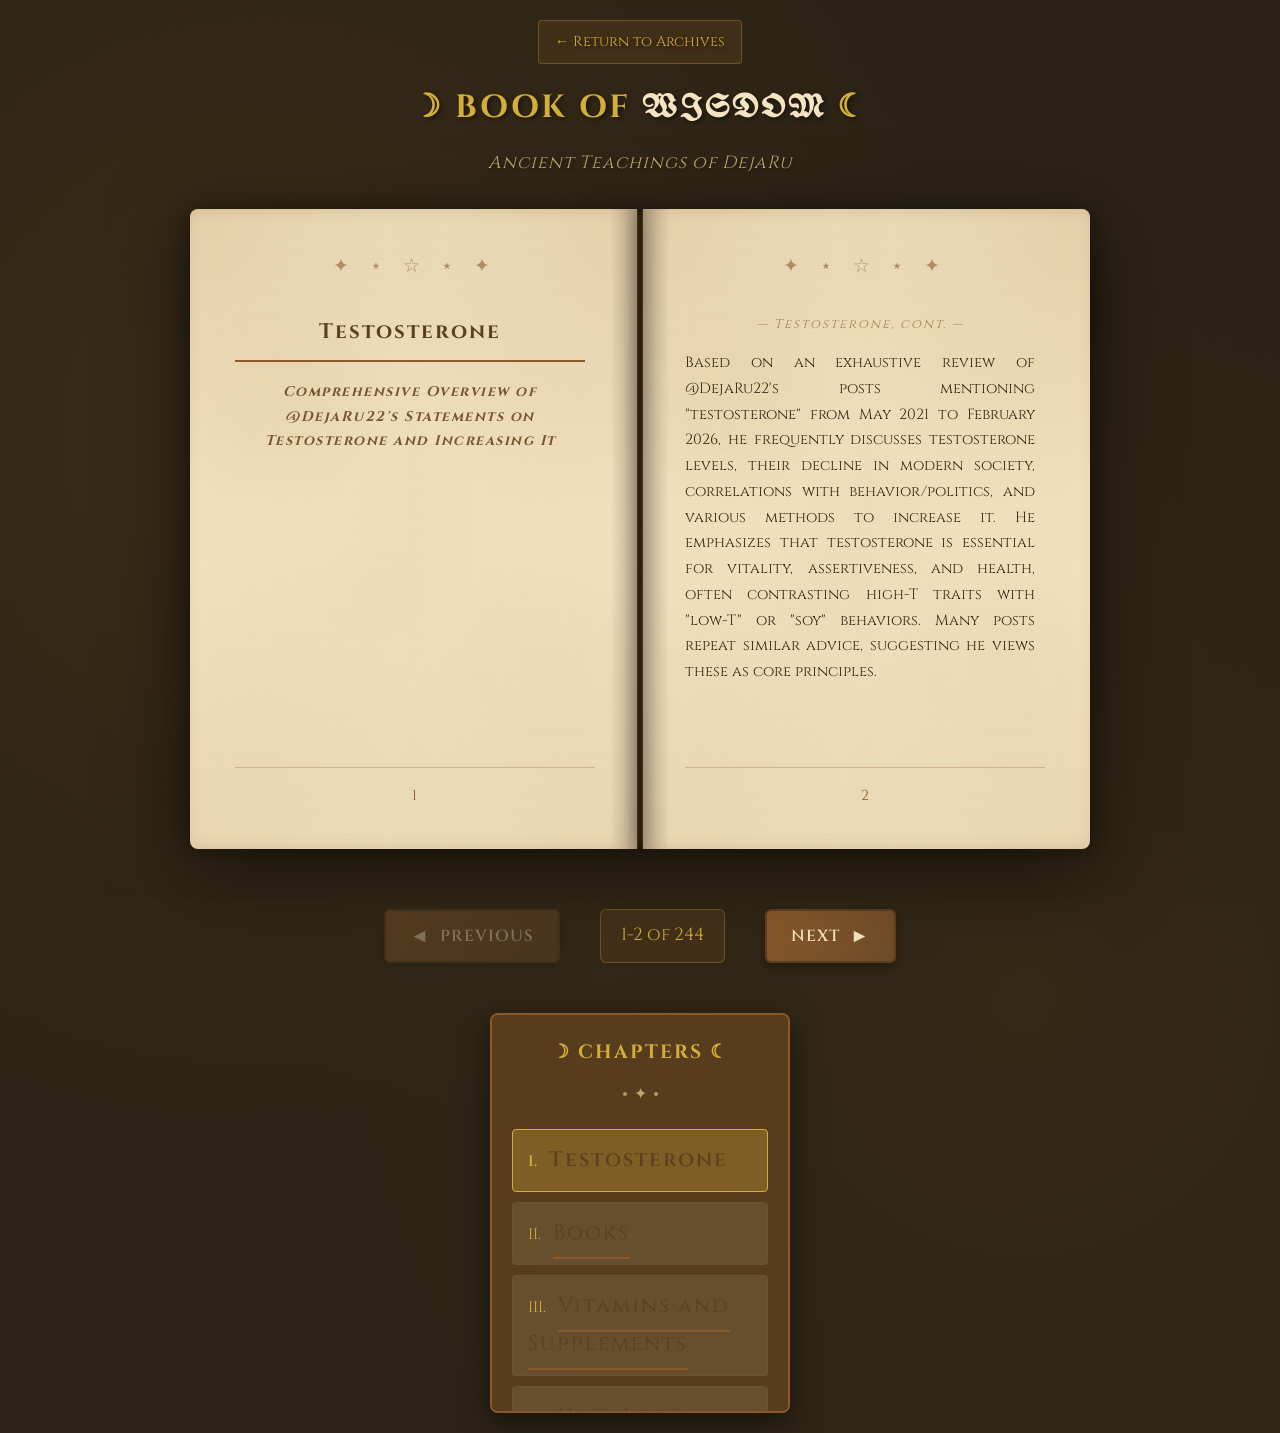
<file: book.html>
<!DOCTYPE html>
<html lang="en">
<head>
    <meta charset="UTF-8">
    <meta name="viewport" content="width=device-width, initial-scale=1.0">
    <title>Book of Wisdom 𓂀 DejaRu Archives</title>
    <link rel="manifest" href="manifest.json">
    <meta name="theme-color" content="#9400D3">
    <link rel="stylesheet" href="book.css">
    <link rel="preconnect" href="https://fonts.googleapis.com">
    <link rel="preconnect" href="https://fonts.gstatic.com" crossorigin>
    <link rel="preload" href="https://fonts.googleapis.com/css2?family=Cinzel:wght@400;600;700&family=IM+Fell+English:ital@0;1&family=UnifrakturMaguntia&display=swap" as="style">
    <link href="https://fonts.googleapis.com/css2?family=Cinzel:wght@400;600;700&family=IM+Fell+English:ital@0;1&family=UnifrakturMaguntia&display=swap" rel="stylesheet">
</head>
<body>
    <a href="#bookWrapper" class="skip-link">Skip to book content</a>
    <div class="book-container">
        <!-- Navigation Header -->
        <header class="book-header">
            <a href="index.html" class="back-link" aria-label="Return to the main archives">← Return to Archives</a>
            <h1 class="book-title">☽ BOOK OF <span class="ancient-text">WISDOM</span> ☾</h1>
            <div class="subtitle">Ancient Teachings of DejaRu</div>
        </header>

        <!-- Book Interface -->
        <div class="book-wrapper" id="bookWrapper">
            <div class="book" id="book">
                <!-- Left Page -->
                <div class="page page-left" id="pageLeft">
                    <div class="page-content">
                        <div class="page-header">
                            <div class="decorative-border-top" aria-hidden="true">✦ ⋆ ☆ ⋆ ✦</div>
                        </div>
                        <div class="page-body" id="leftPageBody">
                            <!-- Content will be injected here -->
                        </div>
                        <div class="page-footer">
                            <div class="page-number" id="leftPageNumber"></div>
                        </div>
                    </div>
                    <div class="page-shadow"></div>
                </div>

                <!-- Right Page -->
                <div class="page page-right" id="pageRight">
                    <div class="page-content">
                        <div class="page-header">
                            <div class="decorative-border-top" aria-hidden="true">✦ ⋆ ☆ ⋆ ✦</div>
                        </div>
                        <div class="page-body" id="rightPageBody">
                            <!-- Content will be injected here -->
                        </div>
                        <div class="page-footer">
                            <div class="page-number" id="rightPageNumber"></div>
                        </div>
                    </div>
                    <div class="page-shadow"></div>
                </div>

                <!-- Book Spine -->
                <div class="book-spine"></div>
            </div>

            <!-- Page Turn Controls -->
            <div class="controls">
                <button class="control-btn prev-btn" id="prevBtn" title="Previous Page" aria-label="Go to previous page">
                    <span class="arrow" aria-hidden="true">◄</span>
                    <span class="btn-text">Previous</span>
                </button>
                
                <div class="page-indicator">
                    <span id="currentPageSpan">1-2</span> of <span id="totalPagesSpan">0</span>
                </div>

                <button class="control-btn next-btn" id="nextBtn" title="Next Page" aria-label="Go to next page">
                    <span class="btn-text">Next</span>
                    <span class="arrow" aria-hidden="true">►</span>
                </button>
            </div>
        </div>

        <!-- Chapter Selection -->
        <aside class="chapter-sidebar" id="chapterSidebar">
            <div class="sidebar-header">
                <h3>☽ CHAPTERS ☾</h3>
                <div class="lotus-divider">⋆ ✦ ⋆</div>
            </div>
            <div class="chapter-list" id="chapterList">
                <!-- Chapters will be loaded here -->
            </div>
        </aside>

        <!-- Loading State -->
        <div class="loading-message" id="loadingMessage">
            <div class="ancient-symbol">☽◯☾</div>
            <p>Loading Sacred Texts...</p>
        </div>

        <!-- Empty State -->
        <div class="empty-message" id="emptyMessage" style="display: none;">
            <div class="ancient-symbol">✦</div>
            <p>No wisdom has been recorded yet.</p>
            <a href="index.html" class="create-link">Create your first inculcation →</a>
        </div>
    </div>

    <script src="book.js"></script>
    <script>
      if ('serviceWorker' in navigator) {
        navigator.serviceWorker.register('/sw.js').catch(() => {});
      }
    </script>
</body>
</html>
</file>
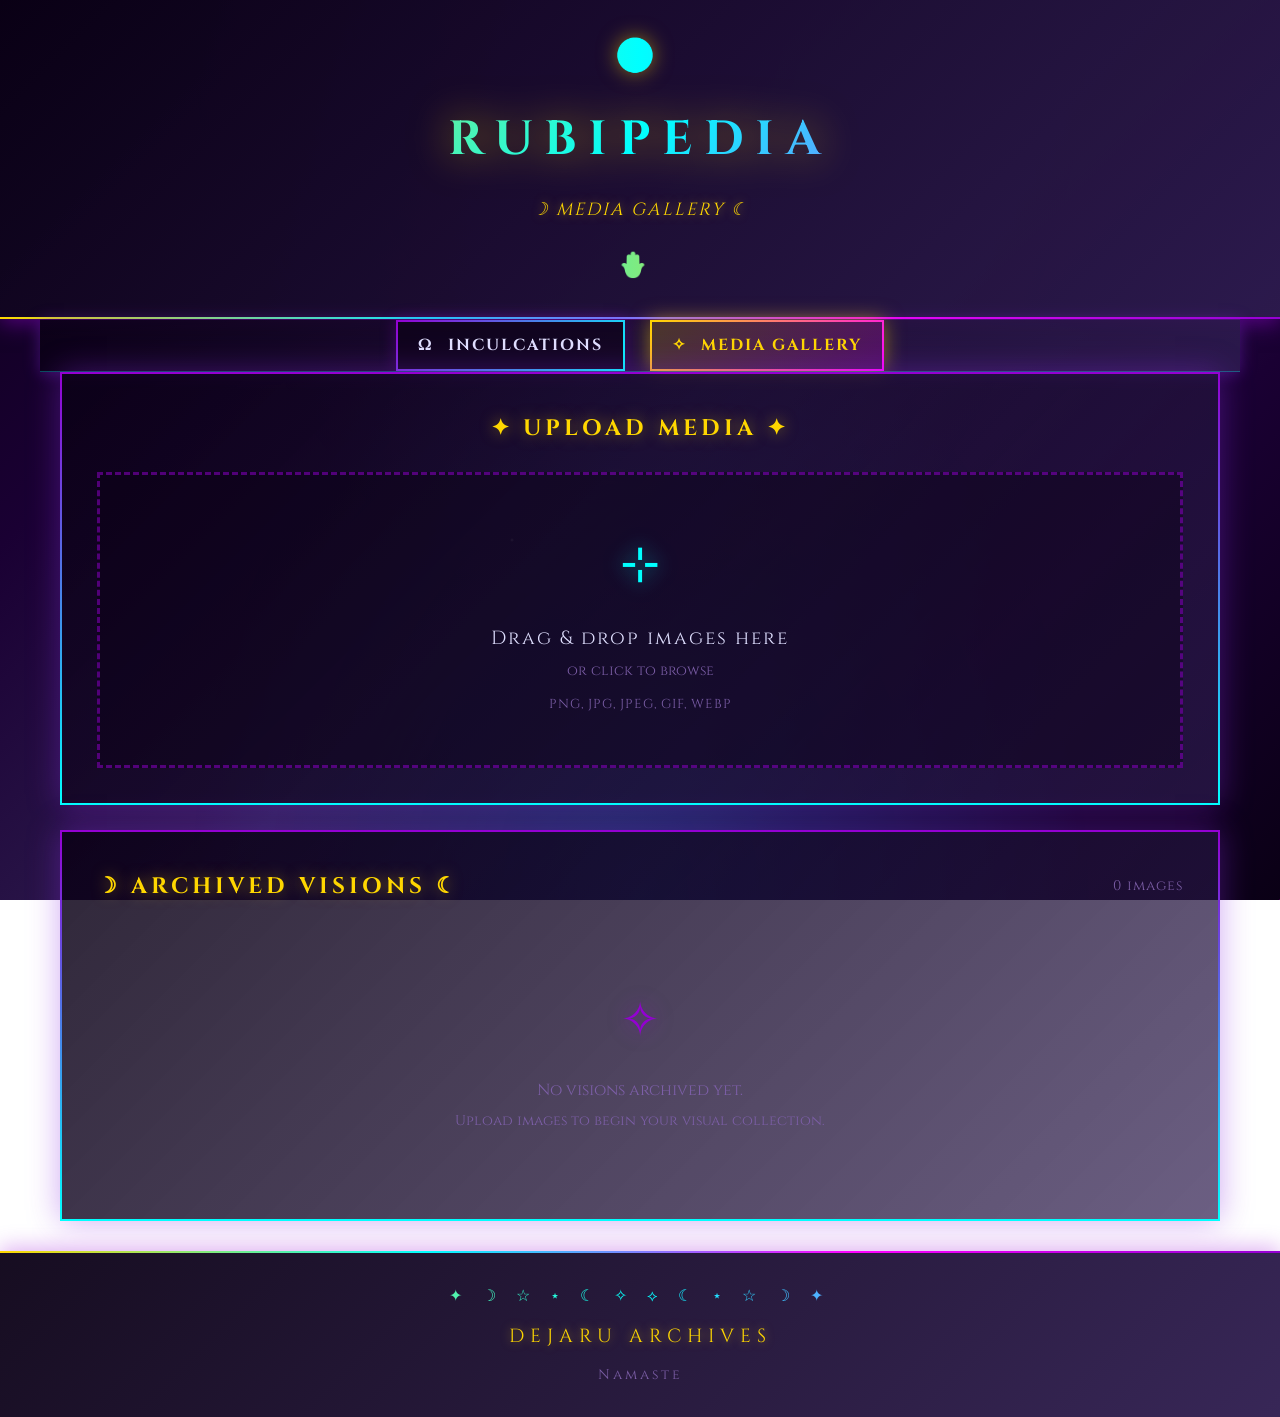
<file: media.html>
<!DOCTYPE html>
<html lang="en">
<head>
    <meta charset="UTF-8">
    <meta name="viewport" content="width=device-width, initial-scale=1.0">
    <title>Media Gallery 𓂀 Rubipedia</title>
    <link rel="manifest" href="manifest.json">
    <meta name="theme-color" content="#9400D3">
    <link rel="stylesheet" href="media.css">
    <link rel="preconnect" href="https://fonts.googleapis.com">
    <link rel="preconnect" href="https://fonts.gstatic.com" crossorigin>
    <link href="https://fonts.googleapis.com/css2?family=Cinzel:wght@400;600;700&family=Montserrat:wght@400;700;900&family=Playfair+Display:ital,wght@0,400;0,700;1,400&display=swap" rel="stylesheet">
</head>
<body>
    <header>
        <div class="container">
            <div class="mask-symbol">🌕</div>
            <h1 class="site-title">RUBIPEDIA</h1>
            <p class="tagline">☽ MEDIA GALLERY ☾</p>
            <div class="lotus-divider">🪬</div>
        </div>
    </header>

    <nav class="container" aria-label="Main navigation">
        <div class="nav-links">
            <a href="index.html" aria-label="Return to Archives"><span class="icon" aria-hidden="true">Ω</span> Inculcations</a>
            <a href="media.html" class="active" aria-label="Media Gallery"><span class="icon" aria-hidden="true">✧</span> Media Gallery</a>
        </div>
    </nav>

    <main class="container" id="mainContent">
        <!-- Upload Section -->
        <div class="upload-section">
            <h2 class="section-title">✦ UPLOAD MEDIA ✦</h2>
            <div class="upload-area" id="uploadArea">
                <div class="upload-icon">⊹</div>
                <p class="upload-text">Drag & drop images here</p>
                <p class="upload-subtext">or click to browse</p>
                <p class="upload-formats">PNG, JPG, JPEG, GIF, WEBP</p>
                <input type="file" id="fileInput" accept="image/png,image/jpeg,image/jpg,image/gif,image/webp" multiple hidden>
            </div>
        </div>

        <!-- Gallery Section -->
        <div class="gallery-section">
            <div class="gallery-header">
                <h2 class="section-title">☽ ARCHIVED VISIONS ☾</h2>
                <span class="image-count" id="imageCount">0 images</span>
            </div>
            <div class="gallery-grid" id="galleryGrid">
                <!-- Images will be dynamically inserted here -->
            </div>
            <div class="gallery-empty" id="galleryEmpty">
                <p class="empty-icon">✧</p>
                <p>No visions archived yet.</p>
                <p class="empty-sub">Upload images to begin your visual collection.</p>
            </div>
        </div>
    </main>

    <!-- Lightbox -->
    <div class="lightbox" id="lightbox" style="display: none;">
        <div class="lightbox-overlay" id="lightboxOverlay"></div>
        <div class="lightbox-content">
            <button class="lightbox-close" id="lightboxClose" title="Close">✕</button>
            <button class="lightbox-nav lightbox-prev" id="lightboxPrev" title="Previous">‹</button>
            <img class="lightbox-image" id="lightboxImage" alt="Full size image">
            <button class="lightbox-nav lightbox-next" id="lightboxNext" title="Next">›</button>
            <div class="lightbox-info">
                <span class="lightbox-name" id="lightboxName"></span>
                <button class="lightbox-delete" id="lightboxDelete" title="Delete image">🗑 Delete</button>
            </div>
        </div>
    </div>

    <footer>
        <div class="container">
            <div class="footer-symbols">✦ ☽ ☆ ⋆ ☾ ✧ ⟡ ☾ ⋆ ☆ ☽ ✦</div>
            <p class="footer-main">DEJARU ARCHIVES</p>
            <p class="footer-credit">Namaste</p>
        </div>
    </footer>

    <script src="media.js"></script>
</body>
</html>
</file>
<file: book.css>
/* CSS Custom Properties for Book */
:root {
    --book-gold: #d4af37;
    --book-brown: #8b5a2b;
    --book-dark-brown: #5c4020;
    --book-parchment: #f4e4c1;
    --book-text: #3a2817;
    --book-mid-brown: #6d4c29;
    --book-muted-gold: #bfa76f;
    --book-bg: #2c2416;
}

* {
    margin: 0;
    padding: 0;
    box-sizing: border-box;
}

html {
    scroll-behavior: smooth;
}

body {
    font-family: 'IM Fell English', 'Cinzel', serif;
    background: var(--book-bg);
    background-image: 
        radial-gradient(circle at 20% 30%, rgba(92, 64, 32, 0.3) 0%, transparent 50%),
        radial-gradient(circle at 80% 70%, rgba(70, 50, 25, 0.3) 0%, transparent 50%);
    color: var(--book-text);
    line-height: 1.8;
    min-height: 100vh;
    display: flex;
    justify-content: center;
    align-items: center;
    padding: 20px;
    position: relative;
    overflow-x: hidden;
}

/* Ancient Texture Overlay */
body::before {
    content: '';
    position: fixed;
    top: 0;
    left: 0;
    width: 100%;
    height: 100%;
    background-image: 
        repeating-linear-gradient(0deg, 
            rgba(0, 0, 0, 0.03) 0px, 
            transparent 1px, 
            transparent 2px, 
            rgba(0, 0, 0, 0.03) 3px),
        repeating-linear-gradient(90deg, 
            rgba(0, 0, 0, 0.03) 0px, 
            transparent 1px, 
            transparent 2px, 
            rgba(0, 0, 0, 0.03) 3px);
    pointer-events: none;
    opacity: 0.4;
    z-index: 0;
}

.book-container {
    position: relative;
    z-index: 1;
    width: 100%;
    max-width: 1400px;
    display: flex;
    flex-direction: column;
    align-items: center;
}

/* Header */
.book-header {
    text-align: center;
    margin-bottom: 30px;
    color: var(--book-gold);
    text-shadow: 2px 2px 4px rgba(0, 0, 0, 0.5);
}

.back-link {
    display: inline-block;
    color: var(--book-gold);
    text-decoration: none;
    font-size: 0.9rem;
    margin-bottom: 15px;
    padding: 8px 16px;
    background: rgba(92, 64, 32, 0.4);
    border-radius: 4px;
    border: 1px solid rgba(212, 175, 55, 0.3);
    transition: all 0.3s ease;
}

.back-link:hover {
    background: rgba(92, 64, 32, 0.6);
    border-color: rgba(212, 175, 55, 0.6);
    transform: translateX(-5px);
}

.book-title {
    font-family: 'Cinzel', serif;
    font-size: 2rem;
    font-weight: 700;
    letter-spacing: 3px;
    margin-bottom: 10px;
    color: var(--book-gold);
    text-transform: uppercase;
}

.ancient-text {
    font-family: 'UnifrakturMaguntia', cursive;
    color: var(--book-parchment);
}

.subtitle {
    font-style: italic;
    font-size: 1.1rem;
    color: #bfa76f;
    letter-spacing: 1px;
}

/* Book Wrapper */
.book-wrapper {
    position: relative;
    width: 100%;
    max-width: 900px;
    margin: 0 auto;
    perspective: 2000px;
}

/* The Book */
.book {
    display: flex;
    position: relative;
    width: 100%;
    min-height: 640px;
    max-height: 800px;
    margin: 0 auto;
    filter: drop-shadow(0 20px 40px rgba(0, 0, 0, 0.5));
    transition: transform 0.3s ease;
}

/* Book Spine */
.book-spine {
    position: absolute;
    left: 50%;
    top: 0;
    bottom: 0;
    width: 6px;
    background: linear-gradient(to right, 
        rgba(90, 60, 30, 0.8) 0%,
        rgba(60, 40, 20, 1) 50%,
        rgba(90, 60, 30, 0.8) 100%);
    transform: translateX(-50%);
    box-shadow: 
        inset 0 0 10px rgba(0, 0, 0, 0.7),
        0 0 20px rgba(0, 0, 0, 0.5);
    z-index: 10;
}

/* Individual Pages */
.page {
    flex: 1;
    position: relative;
    background: #f4e4c1;
    background-image: 
        linear-gradient(90deg, transparent 0%, rgba(0,0,0,0.03) 50%, transparent 100%),
        repeating-linear-gradient(0deg, 
            rgba(139, 90, 43, 0.02) 0px, 
            transparent 1px, 
            transparent 4px, 
            rgba(139, 90, 43, 0.02) 5px);
    padding: 40px 45px;
    box-shadow: inset 0 0 30px rgba(139, 90, 43, 0.1);
    overflow: hidden;
}

/* Parchment Paper Texture */
.page::before {
    content: '';
    position: absolute;
    top: 0;
    left: 0;
    right: 0;
    bottom: 0;
    background-image: 
        radial-gradient(circle at 20% 30%, rgba(139, 90, 43, 0.03) 0%, transparent 20%),
        radial-gradient(circle at 80% 70%, rgba(139, 90, 43, 0.02) 0%, transparent 20%),
        radial-gradient(circle at 40% 60%, rgba(139, 90, 43, 0.02) 0%, transparent 15%);
    pointer-events: none;
    opacity: 0.6;
}

/* Paper Aging Effect */
.page::after {
    content: '';
    position: absolute;
    top: 0;
    left: 0;
    right: 0;
    bottom: 0;
    background: 
        radial-gradient(ellipse at 0% 0%, rgba(139, 90, 43, 0.15) 0%, transparent 40%),
        radial-gradient(ellipse at 100% 0%, rgba(139, 90, 43, 0.15) 0%, transparent 40%),
        radial-gradient(ellipse at 0% 100%, rgba(139, 90, 43, 0.1) 0%, transparent 40%),
        radial-gradient(ellipse at 100% 100%, rgba(139, 90, 43, 0.1) 0%, transparent 40%);
    pointer-events: none;
}

.page-left {
    border-right: none;
    border-radius: 8px 0 0 8px;
    box-shadow: 
        inset -5px 0 15px rgba(139, 90, 43, 0.2),
        -5px 0 20px rgba(0, 0, 0, 0.3);
}

.page-right {
    border-left: none;
    border-radius: 0 8px 8px 0;
    box-shadow: 
        inset 5px 0 15px rgba(139, 90, 43, 0.2),
        5px 0 20px rgba(0, 0, 0, 0.3);
}

/* Page Shadow Effect */
.page-shadow {
    position: absolute;
    top: 0;
    bottom: 0;
    width: 30px;
    pointer-events: none;
    z-index: 5;
}

.page-left .page-shadow {
    right: 0;
    background: linear-gradient(to right, 
        transparent 0%, 
        rgba(0, 0, 0, 0.1) 50%, 
        rgba(0, 0, 0, 0.2) 100%);
}

.page-right .page-shadow {
    left: 0;
    background: linear-gradient(to left, 
        transparent 0%, 
        rgba(0, 0, 0, 0.1) 50%, 
        rgba(0, 0, 0, 0.2) 100%);
}

/* Page Content */
.page-content {
    position: relative;
    z-index: 2;
    height: 100%;
    display: flex;
    flex-direction: column;
}

.page-header {
    text-align: center;
    margin-bottom: 30px;
}

.decorative-border-top {
    color: #8b5a2b;
    font-size: 1.2rem;
    letter-spacing: 8px;
    opacity: 0.6;
}

.page-body {
    flex: 1;
    overflow: hidden;
    padding-right: 10px;
    color: #3a2817;
    font-size: 0.92rem;
    line-height: 1.75;
    text-align: justify;
}

/* Custom Scrollbar */
.page-body::-webkit-scrollbar {
    width: 8px;
}

.page-body::-webkit-scrollbar-track {
    background: rgba(139, 90, 43, 0.1);
    border-radius: 4px;
}

.page-body::-webkit-scrollbar-thumb {
    background: rgba(139, 90, 43, 0.4);
    border-radius: 4px;
}

.page-body::-webkit-scrollbar-thumb:hover {
    background: rgba(139, 90, 43, 0.6);
}

/* Firefox scrollbar */
.page-body {
    scrollbar-color: rgba(139, 90, 43, 0.4) rgba(139, 90, 43, 0.1);
    scrollbar-width: thin;
}

/* Content Styling */
.page-body h1,
.page-body h2,
.page-body h3,
.page-body h4 {
    font-family: 'Cinzel', serif;
    color: #5c4020;
    margin-top: 16px;
    margin-bottom: 10px;
    text-align: center;
    letter-spacing: 1.5px;
}

.page-body h2 {
    font-size: 1.05rem;
    border-bottom: 1px solid rgba(139, 90, 43, 0.35);
    padding-bottom: 5px;
    margin-bottom: 12px;
}

.page-body h3 {
    font-size: 0.95rem;
    color: #6d4c29;
}

.page-body h4 {
    font-size: 0.88rem;
    color: #7a5530;
    font-style: italic;
}

.page-body p {
    margin-bottom: 10px;
    text-indent: 2em;
}

.page-body p:first-of-type {
    text-indent: 0;
}

/* Drop cap only on the first paragraph of a chapter's opening page */
.page-body.first-chapter-page p:first-of-type::first-letter {
    font-size: 3em;
    font-family: 'UnifrakturMaguntia', cursive;
    float: left;
    line-height: 0.8;
    margin: 5px 8px 0 0;
    color: #8b5a2b;
}

.page-body ul,
.page-body ol {
    margin: 8px 0 8px 24px;
}

.page-body li {
    margin-bottom: 4px;
}

.page-body strong {
    color: #5c4020;
    font-weight: 600;
}

.page-body em {
    color: #6d4c29;
}

.page-body blockquote {
    border-left: 3px solid #8b5a2b;
    margin: 12px 0;
    padding: 10px 16px;
    background: rgba(139, 90, 43, 0.05);
    font-style: italic;
}

/* Chapter title (first page of chapter) */
.chapter-title {
    font-family: 'Cinzel', serif !important;
    font-size: 1.3rem !important;
    text-align: center !important;
    color: #5c4020 !important;
    letter-spacing: 2px !important;
    border-bottom: 2px solid #8b5a2b !important;
    padding-bottom: 10px !important;
    margin-bottom: 18px !important;
    margin-top: 0 !important;
}

/* Continuation header (non-first pages of a chapter) */
.chapter-continuation {
    font-family: 'Cinzel', serif;
    font-size: 0.8rem;
    color: #8b5a2b;
    text-align: center;
    letter-spacing: 2px;
    opacity: 0.7;
    margin-bottom: 14px;
    font-style: italic;
}

/* Decorative divider replacing --- */
.page-divider {
    text-align: center;
    color: #8b5a2b;
    font-size: 0.85rem;
    letter-spacing: 6px;
    opacity: 0.55;
    margin: 10px 0;
}

/* End of book marker */
.end-of-book {
    text-align: center !important;
    color: #8b5a2b !important;
    font-style: italic !important;
    font-family: 'Cinzel', serif !important;
    font-size: 1rem !important;
    margin-top: 45% !important;
    text-indent: 0 !important;
}

/* Tables */
.table-container {
    overflow-x: auto;
    margin: 10px 0;
}

.wisdom-table {
    width: 100%;
    border-collapse: collapse;
    font-size: 0.8rem;
    line-height: 1.5;
}

.wisdom-table th {
    background: rgba(139, 90, 43, 0.15);
    color: #5c4020;
    font-family: 'Cinzel', serif;
    font-size: 0.75rem;
    font-weight: 600;
    padding: 5px 7px;
    border: 1px solid rgba(139, 90, 43, 0.25);
    text-align: left;
    letter-spacing: 0.5px;
}

.wisdom-table td {
    padding: 4px 7px;
    border: 1px solid rgba(139, 90, 43, 0.2);
    color: #3a2817;
    vertical-align: top;
}

.wisdom-table tr:nth-child(even) td {
    background: rgba(139, 90, 43, 0.04);
}

/* Page Footer */
.page-footer {
    margin-top: 20px;
    padding-top: 15px;
    border-top: 1px solid rgba(139, 90, 43, 0.3);
    text-align: center;
}

.page-number {
    font-family: 'Cinzel', serif;
    font-size: 0.9rem;
    color: #8b5a2b;
    letter-spacing: 1px;
}

/* Controls */
.controls {
    display: flex;
    justify-content: center;
    align-items: center;
    gap: 40px;
    margin-top: 40px;
    padding: 20px;
}

.control-btn {
    display: flex;
    align-items: center;
    gap: 10px;
    padding: 12px 24px;
    background: linear-gradient(135deg, #8b5a2b 0%, #6d4c29 100%);
    color: #f4e4c1;
    border: 2px solid #5c4020;
    border-radius: 6px;
    font-family: 'Cinzel', serif;
    font-size: 1rem;
    font-weight: 600;
    cursor: pointer;
    transition: all 0.3s ease;
    box-shadow: 0 4px 10px rgba(0, 0, 0, 0.3);
    text-transform: uppercase;
    letter-spacing: 1px;
}

.control-btn:hover:not(:disabled) {
    background: linear-gradient(135deg, #a67040 0%, #8b5a2b 100%);
    transform: translateY(-2px);
    box-shadow: 0 6px 15px rgba(0, 0, 0, 0.4);
}

.control-btn:active:not(:disabled) {
    transform: translateY(0);
    box-shadow: 0 2px 5px rgba(0, 0, 0, 0.3);
}

.control-btn:disabled {
    opacity: 0.4;
    cursor: not-allowed;
}

.arrow {
    font-size: 1.2rem;
}

.page-indicator {
    font-family: 'Cinzel', serif;
    font-size: 1.1rem;
    color: #d4af37;
    padding: 10px 20px;
    background: rgba(92, 64, 32, 0.4);
    border-radius: 6px;
    border: 1px solid rgba(212, 175, 55, 0.3);
    min-width: 120px;
    text-align: center;
}

/* Chapter Sidebar */
.chapter-sidebar {
    position: fixed;
    right: 20px;
    top: 50%;
    transform: translateY(-50%);
    width: 220px;
    max-height: 70vh;
    background: rgba(92, 64, 32, 0.9);
    border: 2px solid #8b5a2b;
    border-radius: 8px;
    padding: 20px;
    box-shadow: 0 10px 30px rgba(0, 0, 0, 0.5);
    overflow-y: auto;
    z-index: 100;
}

.sidebar-header h3 {
    font-family: 'Cinzel', serif;
    color: #d4af37;
    text-align: center;
    font-size: 1.2rem;
    letter-spacing: 2px;
    margin-bottom: 10px;
}

.lotus-divider {
    text-align: center;
    color: #bfa76f;
    font-size: 1rem;
    margin-bottom: 20px;
}

.chapter-list {
    display: flex;
    flex-direction: column;
    gap: 10px;
}

.chapter-item {
    padding: 12px 15px;
    background: rgba(244, 228, 193, 0.1);
    border: 1px solid rgba(139, 90, 43, 0.3);
    border-radius: 4px;
    color: #f4e4c1;
    font-size: 0.95rem;
    cursor: pointer;
    transition: all 0.3s ease;
    text-align: left;
}

.chapter-item:hover {
    background: rgba(244, 228, 193, 0.2);
    border-color: rgba(212, 175, 55, 0.6);
    transform: translateX(5px);
}

.chapter-item.active {
    background: rgba(212, 175, 55, 0.3);
    border-color: #d4af37;
    font-weight: 600;
}

.chapter-number {
    display: inline-block;
    margin-right: 8px;
    color: #d4af37;
    font-family: 'Cinzel', serif;
}

/* Loading and Empty States */
.loading-message,
.empty-message {
    text-align: center;
    padding: 60px 20px;
    color: #d4af37;
}

.ancient-symbol {
    font-size: 4rem;
    margin-bottom: 20px;
    animation: pulse 2s ease-in-out infinite;
}

@keyframes pulse {
    0%, 100% { opacity: 1; transform: scale(1); }
    50% { opacity: 0.7; transform: scale(1.1); }
}

.loading-message p,
.empty-message p {
    font-family: 'Cinzel', serif;
    font-size: 1.3rem;
    letter-spacing: 2px;
}

.create-link {
    display: inline-block;
    margin-top: 20px;
    padding: 12px 24px;
    background: linear-gradient(135deg, #8b5a2b 0%, #6d4c29 100%);
    color: #f4e4c1;
    text-decoration: none;
    border-radius: 6px;
    border: 2px solid #5c4020;
    font-family: 'Cinzel', serif;
    transition: all 0.3s ease;
}

.create-link:hover {
    background: linear-gradient(135deg, #a67040 0%, #8b5a2b 100%);
    transform: translateY(-2px);
}

/* Responsive Design */
@media (max-width: 1400px) {
    .chapter-sidebar {
        position: static;
        transform: none;
        width: 100%;
        max-width: 300px;
        margin: 30px auto 0;
        max-height: 400px;
    }
}

@media (max-width: 768px) {
    .book-title {
        font-size: 1.8rem;
    }

    .book {
        flex-direction: column;
        min-height: auto;
    }

    .page {
        min-height: 500px;
        border-radius: 8px;
        margin-bottom: 20px;
        padding: 30px 25px;
    }

    .page-left,
    .page-right {
        border-radius: 8px;
        box-shadow: 0 10px 30px rgba(0, 0, 0, 0.5);
    }

    .page-right {
        display: none;
    }

    .book-spine {
        display: none;
    }

    .controls {
        flex-direction: column;
        gap: 15px;
    }

    .control-btn {
        width: 100%;
        max-width: 300px;
        justify-content: center;
    }

    .chapter-sidebar {
        margin-top: 20px;
    }
}

/* Print Styles */
@media print {
    body {
        background: white;
    }

    .book-header,
    .controls,
    .chapter-sidebar {
        display: none;
    }

    .page {
        box-shadow: none;
        page-break-after: always;
    }
}

/* ===== SKIP LINK (Accessibility) ===== */
.skip-link {
    position: absolute;
    top: -100px;
    left: 0;
    background: var(--book-gold);
    color: var(--book-bg);
    padding: 10px 20px;
    z-index: 10000;
    font-weight: 700;
    letter-spacing: 1px;
    text-decoration: none;
    transition: top 0.3s;
}

.skip-link:focus {
    top: 0;
}
</file>
<file: media.css>
@font-face {
    font-family: 'Cinzel';
    src: url('font/Cinzel-Regular.ttf') format('truetype');
    font-weight: normal;
    font-style: normal;
}

/* CSS Custom Properties */
:root {
    --gold: #FFD700;
    --cyan: #00FFFF;
    --magenta: #FF00FF;
    --violet: #9400D3;
    --bg-dark: #0a0015;
    --bg-mid: #1a0033;
    --bg-light: #2d1b4e;
    --text-primary: #e0e0ff;
    --text-secondary: #b8a4d4;
    --text-muted: #7d5fa8;
    --text-purple: #9d7deb;
    --text-content: #d4c8e8;
}

* {
    margin: 0;
    padding: 0;
    box-sizing: border-box;
}

html {
    scroll-behavior: smooth;
}

body {
    font-family: 'Cinzel', serif;
    background: linear-gradient(135deg, var(--bg-dark) 0%, var(--bg-mid) 25%, var(--bg-light) 50%, var(--bg-mid) 75%, var(--bg-dark) 100%);
    background-attachment: fixed;
    color: var(--text-primary);
    line-height: 1.7;
    position: relative;
    overflow-x: hidden;
}

.container {
    max-width: 1200px;
    margin: 0 auto;
    padding: 0 20px;
}

/* Starfield */
body::before {
    content: '';
    position: fixed;
    top: 0;
    left: 0;
    width: 100%;
    height: 100%;
    background-image:
        radial-gradient(2px 2px at 20% 30%, white, transparent),
        radial-gradient(2px 2px at 60% 70%, cyan, transparent),
        radial-gradient(1px 1px at 50% 50%, magenta, transparent),
        radial-gradient(1px 1px at 80% 10%, gold, transparent),
        radial-gradient(2px 2px at 90% 60%, violet, transparent),
        radial-gradient(1px 1px at 33% 90%, cyan, transparent),
        radial-gradient(1px 1px at 15% 75%, white, transparent);
    background-size: 200% 200%;
    animation: stars 60s linear infinite;
    pointer-events: none;
    z-index: 0;
    opacity: 0.6;
}

@keyframes stars {
    from { background-position: 0% 0%; }
    to { background-position: 100% 100%; }
}

body::after {
    content: '';
    position: fixed;
    top: 0;
    left: 0;
    width: 100%;
    height: 100%;
    background:
        radial-gradient(ellipse at top, rgba(138, 43, 226, 0.2) 0%, transparent 50%),
        radial-gradient(ellipse at bottom, rgba(0, 191, 255, 0.2) 0%, transparent 50%);
    pointer-events: none;
    z-index: 0;
}

/* Header */
header {
    background: linear-gradient(135deg, rgba(10, 0, 21, 0.95) 0%, rgba(45, 27, 78, 0.95) 100%);
    border-bottom: 2px solid;
    border-image: linear-gradient(90deg, var(--gold), var(--cyan), var(--magenta), var(--violet)) 1;
    color: var(--text-primary);
    padding: 30px 0;
    position: relative;
    overflow: hidden;
    z-index: 1;
    box-shadow: 0 4px 20px rgba(148, 0, 211, 0.5);
}

.mask-symbol {
    font-size: 2em;
    text-align: center;
    margin-bottom: 15px;
    background: linear-gradient(90deg, #FFD700, #00FFFF, #FF00FF);
    -webkit-background-clip: text;
    -webkit-text-fill-color: transparent;
    background-clip: text;
    letter-spacing: 10px;
    filter: drop-shadow(0 0 10px rgba(255, 215, 0, 0.5));
}

.site-title {
    font-size: 3em;
    margin-bottom: 15px;
    font-weight: 700;
    letter-spacing: 12px;
    text-transform: uppercase;
    text-align: center;
    background: linear-gradient(135deg, var(--gold) 0%, var(--cyan) 50%, var(--magenta) 100%);
    -webkit-background-clip: text;
    -webkit-text-fill-color: transparent;
    background-clip: text;
    font-family: 'Cinzel', serif;
    filter: drop-shadow(0 0 20px rgba(255, 215, 0, 0.6));
    animation: glow 3s ease-in-out infinite;
}

@keyframes glow {
    0%, 100% { filter: drop-shadow(0 0 20px rgba(255, 215, 0, 0.6)); }
    50% { filter: drop-shadow(0 0 30px rgba(0, 255, 255, 0.8)); }
}

.tagline {
    font-family: 'Cinzel', serif;
    font-size: 1.1em;
    text-align: center;
    font-style: italic;
    margin-bottom: 10px;
    color: var(--gold);
    letter-spacing: 2px;
    text-shadow: 0 0 10px rgba(255, 215, 0, 0.5);
}

.lotus-divider {
    text-align: center;
    font-size: 1.5em;
    background: linear-gradient(90deg, var(--violet), var(--cyan), var(--gold), var(--magenta));
    -webkit-background-clip: text;
    -webkit-text-fill-color: transparent;
    background-clip: text;
    letter-spacing: 15px;
    margin-top: 20px;
}

/* Navigation */
nav {
    background: linear-gradient(135deg, rgba(10, 0, 21, 0.9) 0%, rgba(45, 27, 78, 0.9) 100%);
    border-bottom: 1px solid rgba(0, 255, 255, 0.3);
    border-top: 1px solid rgba(148, 0, 211, 0.3);
    padding: 15px 0;
    margin-bottom: 25px;
    position: relative;
    z-index: 1;
    box-shadow: 0 2px 15px rgba(138, 43, 226, 0.4);
}

.nav-links {
    display: flex;
    gap: 25px;
    justify-content: center;
    flex-wrap: wrap;
}

.nav-links a {
    color: #e0e0ff;
    text-decoration: none;
    padding: 10px 20px;
    border: 2px solid;
    border-image: linear-gradient(135deg, #9400D3, #00FFFF) 1;
    transition: all 0.3s ease;
    font-family: 'Cinzel', serif;
    font-weight: 700;
    letter-spacing: 2px;
    text-transform: uppercase;
    background: rgba(10, 0, 21, 0.6);
    box-shadow: 0 0 15px rgba(148, 0, 211, 0.3);
}

.nav-links a .icon {
    margin-right: 8px;
    font-size: 1em;
}

.nav-links a:hover {
    background: linear-gradient(135deg, rgba(148, 0, 211, 0.3), rgba(0, 255, 255, 0.3));
    color: #FFD700;
    border-image: linear-gradient(135deg, #FFD700, #00FFFF) 1;
    box-shadow: 0 0 25px rgba(255, 215, 0, 0.6);
    transform: translateY(-2px);
}

.nav-links a.active {
    background: linear-gradient(135deg, rgba(255, 215, 0, 0.2), rgba(255, 0, 255, 0.2));
    color: #FFD700;
    border-image: linear-gradient(135deg, #FFD700, #FF00FF) 1;
    box-shadow: 0 0 20px rgba(255, 215, 0, 0.5);
}

/* Upload Section */
.upload-section {
    background: linear-gradient(135deg, rgba(10, 0, 21, 0.85) 0%, rgba(45, 27, 78, 0.7) 100%);
    border: 2px solid;
    border-image: linear-gradient(180deg, #9400D3, #00FFFF) 1;
    padding: 35px;
    margin-bottom: 25px;
    position: relative;
    z-index: 1;
    box-shadow: 0 0 30px rgba(138, 43, 226, 0.4);
}

.section-title {
    font-size: 1.4em;
    text-align: center;
    margin-bottom: 25px;
    color: var(--gold);
    letter-spacing: 4px;
    text-shadow: 0 0 15px rgba(255, 215, 0, 0.5);
}

.upload-area {
    border: 3px dashed rgba(148, 0, 211, 0.5);
    padding: 50px 30px;
    text-align: center;
    cursor: pointer;
    transition: all 0.3s ease;
    background: rgba(10, 0, 21, 0.4);
    position: relative;
}

.upload-area:hover,
.upload-area.drag-over {
    border-color: var(--cyan);
    background: rgba(0, 255, 255, 0.05);
    box-shadow: 0 0 30px rgba(0, 255, 255, 0.3);
}

.upload-icon {
    font-size: 3em;
    color: var(--cyan);
    margin-bottom: 15px;
    text-shadow: 0 0 20px rgba(0, 255, 255, 0.6);
}

.upload-text {
    font-size: 1.2em;
    color: var(--text-primary);
    margin-bottom: 5px;
    letter-spacing: 2px;
}

.upload-subtext {
    font-size: 0.9em;
    color: var(--text-muted);
    margin-bottom: 10px;
}

.upload-formats {
    font-size: 0.8em;
    color: var(--text-muted);
    letter-spacing: 1px;
}

/* Gallery Section */
.gallery-section {
    background: linear-gradient(135deg, rgba(10, 0, 21, 0.85) 0%, rgba(45, 27, 78, 0.7) 100%);
    border: 2px solid;
    border-image: linear-gradient(180deg, #9400D3, #00FFFF) 1;
    padding: 35px;
    margin-bottom: 30px;
    position: relative;
    z-index: 1;
    box-shadow: 0 0 30px rgba(138, 43, 226, 0.4);
}

.gallery-header {
    display: flex;
    justify-content: space-between;
    align-items: center;
    margin-bottom: 25px;
    flex-wrap: wrap;
    gap: 10px;
}

.gallery-header .section-title {
    margin-bottom: 0;
}

.image-count {
    color: var(--text-muted);
    font-size: 0.9em;
    letter-spacing: 1px;
}

.gallery-grid {
    display: grid;
    grid-template-columns: repeat(auto-fill, minmax(220px, 1fr));
    gap: 20px;
}

.gallery-item {
    position: relative;
    aspect-ratio: 1;
    overflow: hidden;
    border: 2px solid rgba(148, 0, 211, 0.4);
    cursor: pointer;
    transition: all 0.3s ease;
    background: rgba(10, 0, 21, 0.6);
}

.gallery-item:hover {
    border-color: var(--cyan);
    box-shadow: 0 0 25px rgba(0, 255, 255, 0.4);
    transform: translateY(-3px);
}

.gallery-item img {
    width: 100%;
    height: 100%;
    object-fit: cover;
    display: block;
    transition: transform 0.3s ease;
}

.gallery-item:hover img {
    transform: scale(1.05);
}

.gallery-item .item-overlay {
    position: absolute;
    bottom: 0;
    left: 0;
    right: 0;
    padding: 10px;
    background: linear-gradient(transparent, rgba(10, 0, 21, 0.9));
    opacity: 0;
    transition: opacity 0.3s ease;
}

.gallery-item:hover .item-overlay {
    opacity: 1;
}

.item-name {
    font-size: 0.75em;
    color: var(--text-primary);
    white-space: nowrap;
    overflow: hidden;
    text-overflow: ellipsis;
    letter-spacing: 1px;
}

.gallery-empty {
    text-align: center;
    padding: 50px 20px;
    color: var(--text-muted);
}

.empty-icon {
    font-size: 3em;
    margin-bottom: 15px;
    color: var(--violet);
    text-shadow: 0 0 20px rgba(148, 0, 211, 0.5);
}

.empty-sub {
    font-size: 0.9em;
    margin-top: 5px;
}

/* Lightbox */
.lightbox {
    position: fixed;
    top: 0;
    left: 0;
    width: 100%;
    height: 100%;
    z-index: 9999;
    display: flex;
    align-items: center;
    justify-content: center;
}

.lightbox-overlay {
    position: absolute;
    top: 0;
    left: 0;
    width: 100%;
    height: 100%;
    background: rgba(10, 0, 21, 0.95);
}

.lightbox-content {
    position: relative;
    max-width: 90vw;
    max-height: 90vh;
    display: flex;
    flex-direction: column;
    align-items: center;
}

.lightbox-image {
    max-width: 90vw;
    max-height: 80vh;
    object-fit: contain;
    border: 2px solid rgba(148, 0, 211, 0.5);
    box-shadow: 0 0 40px rgba(138, 43, 226, 0.5);
}

.lightbox-close {
    position: fixed;
    top: 20px;
    right: 30px;
    background: none;
    border: 2px solid rgba(255, 0, 255, 0.5);
    color: var(--text-primary);
    font-size: 1.5em;
    cursor: pointer;
    width: 45px;
    height: 45px;
    display: flex;
    align-items: center;
    justify-content: center;
    transition: all 0.3s;
    background: rgba(10, 0, 21, 0.8);
}

.lightbox-close:hover {
    border-color: var(--magenta);
    color: var(--magenta);
    box-shadow: 0 0 20px rgba(255, 0, 255, 0.5);
}

.lightbox-nav {
    position: fixed;
    top: 50%;
    transform: translateY(-50%);
    background: rgba(10, 0, 21, 0.8);
    border: 2px solid rgba(148, 0, 211, 0.5);
    color: var(--text-primary);
    font-size: 2em;
    cursor: pointer;
    width: 50px;
    height: 60px;
    display: flex;
    align-items: center;
    justify-content: center;
    transition: all 0.3s;
}

.lightbox-nav:hover {
    border-color: var(--cyan);
    color: var(--cyan);
    box-shadow: 0 0 20px rgba(0, 255, 255, 0.5);
}

.lightbox-prev {
    left: 20px;
}

.lightbox-next {
    right: 20px;
}

.lightbox-info {
    display: flex;
    align-items: center;
    gap: 20px;
    margin-top: 15px;
    padding: 10px 20px;
    background: rgba(10, 0, 21, 0.8);
    border: 1px solid rgba(148, 0, 211, 0.3);
}

.lightbox-name {
    color: var(--text-secondary);
    font-size: 0.9em;
    letter-spacing: 1px;
}

.lightbox-delete {
    background: none;
    border: 1px solid rgba(255, 60, 60, 0.5);
    color: #ff6666;
    padding: 5px 12px;
    cursor: pointer;
    font-family: 'Cinzel', serif;
    font-size: 0.8em;
    transition: all 0.3s;
    letter-spacing: 1px;
}

.lightbox-delete:hover {
    border-color: #ff3333;
    background: rgba(255, 0, 0, 0.15);
    box-shadow: 0 0 15px rgba(255, 0, 0, 0.3);
}

/* Footer */
footer {
    background: linear-gradient(135deg, rgba(10, 0, 21, 0.95) 0%, rgba(45, 27, 78, 0.95) 100%);
    border-top: 2px solid;
    border-image: linear-gradient(90deg, var(--gold), var(--cyan), var(--magenta), var(--violet)) 1;
    padding: 30px 0;
    text-align: center;
    position: relative;
    z-index: 1;
    box-shadow: 0 -4px 20px rgba(148, 0, 211, 0.3);
}

.footer-symbols {
    letter-spacing: 8px;
    margin-bottom: 10px;
    background: linear-gradient(90deg, var(--gold), var(--cyan), var(--magenta));
    -webkit-background-clip: text;
    -webkit-text-fill-color: transparent;
    background-clip: text;
}

.footer-main {
    font-size: 1.2em;
    letter-spacing: 6px;
    color: var(--gold);
    text-shadow: 0 0 10px rgba(255, 215, 0, 0.5);
    margin-bottom: 10px;
}

.footer-credit {
    font-size: 0.9em;
    color: var(--text-muted);
    letter-spacing: 3px;
}

/* Responsive */
@media (max-width: 768px) {
    .site-title {
        font-size: 2em;
        letter-spacing: 6px;
    }

    .gallery-grid {
        grid-template-columns: repeat(auto-fill, minmax(150px, 1fr));
        gap: 12px;
    }

    .upload-area {
        padding: 30px 15px;
    }

    .lightbox-nav {
        width: 40px;
        height: 50px;
        font-size: 1.5em;
    }

    .lightbox-prev {
        left: 5px;
    }

    .lightbox-next {
        right: 5px;
    }
}

@media (max-width: 480px) {
    .gallery-grid {
        grid-template-columns: repeat(2, 1fr);
        gap: 8px;
    }

    .nav-links {
        flex-direction: column;
        align-items: stretch;
        gap: 10px;
    }

    .nav-links a {
        text-align: center;
    }
}
</file>
